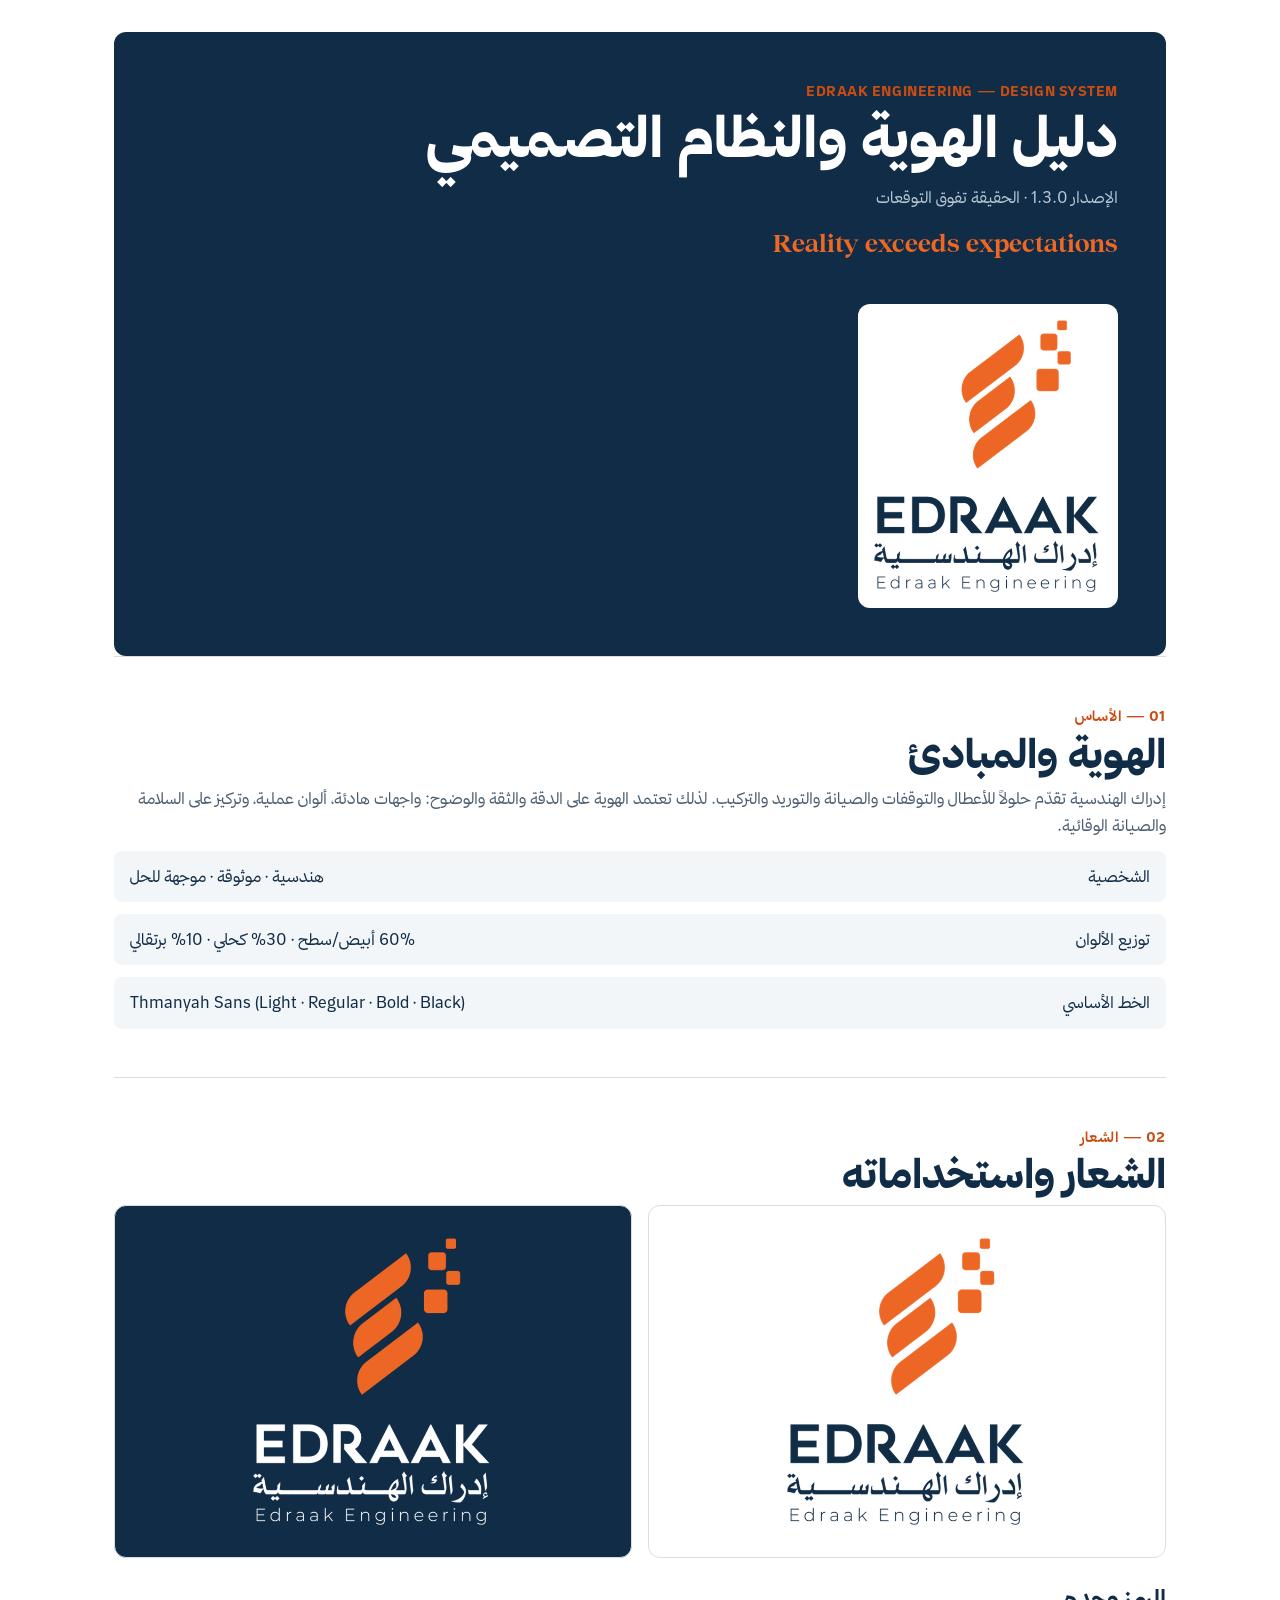
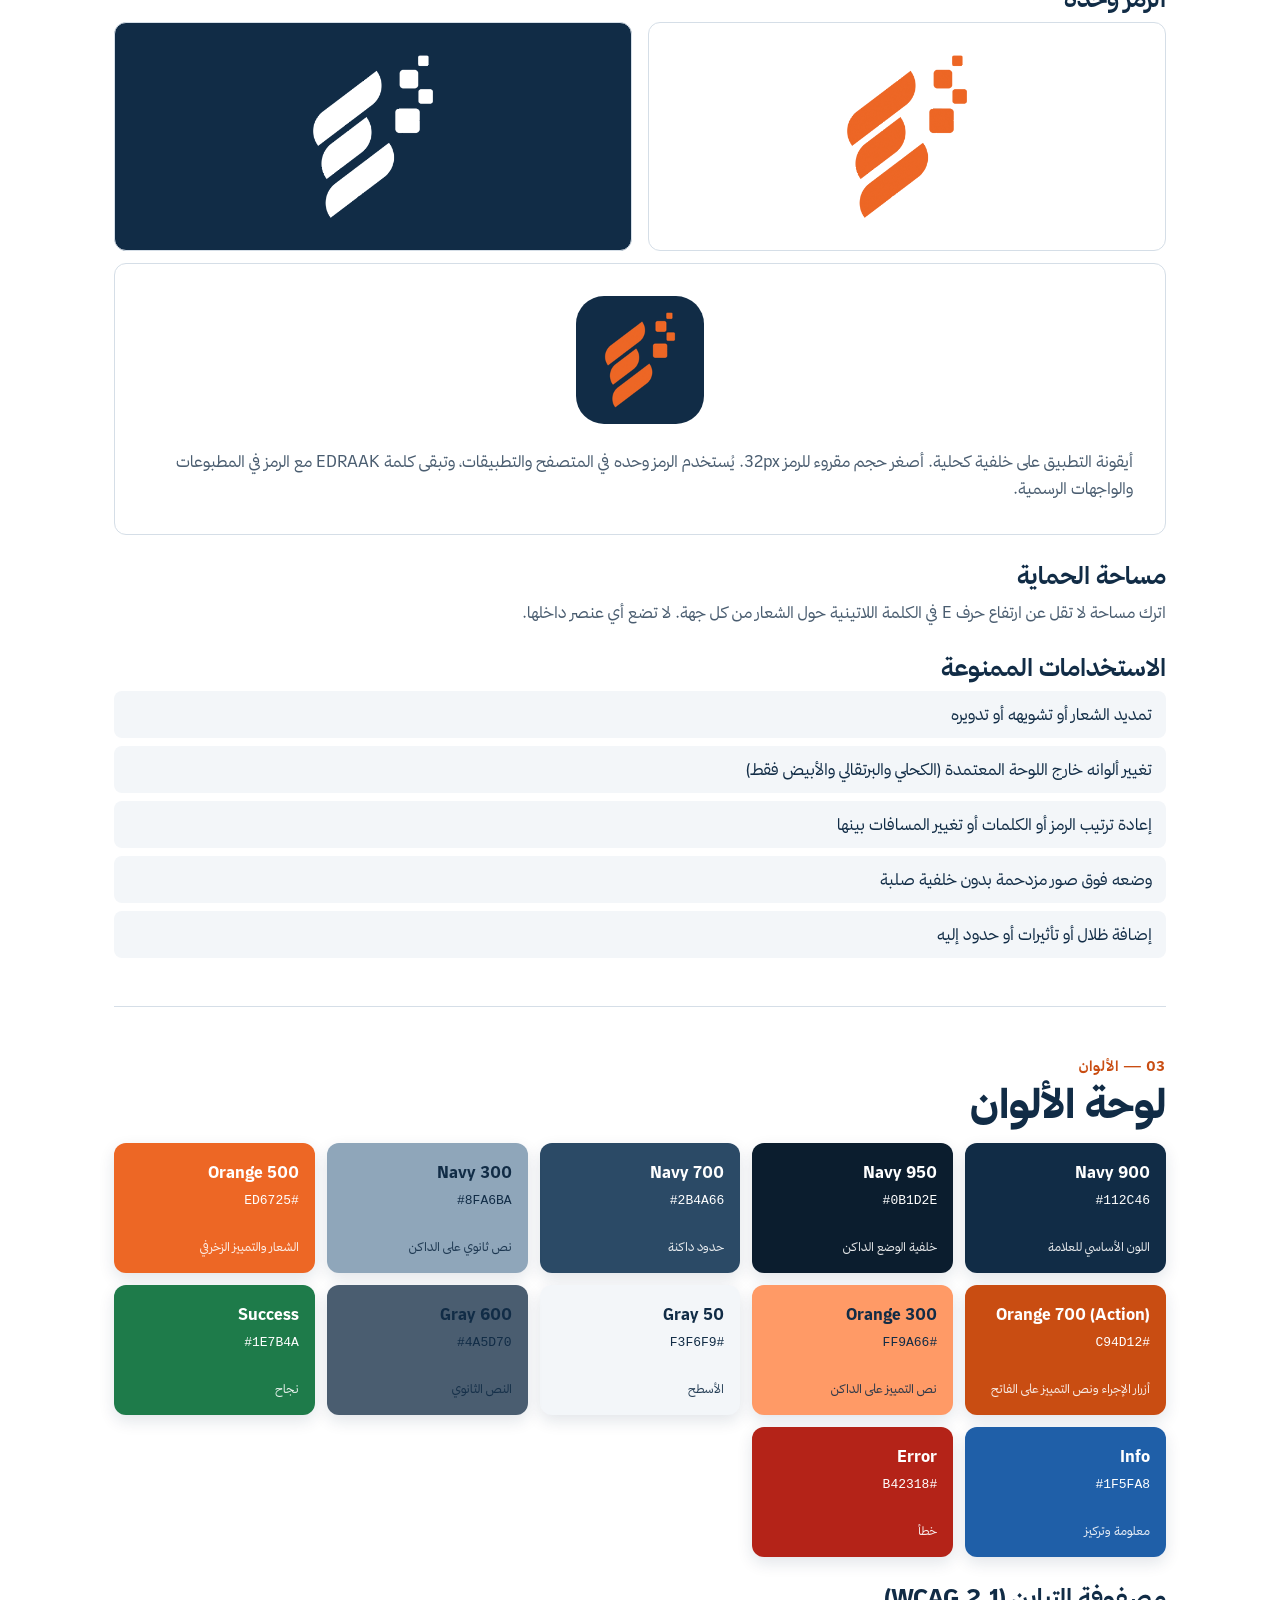
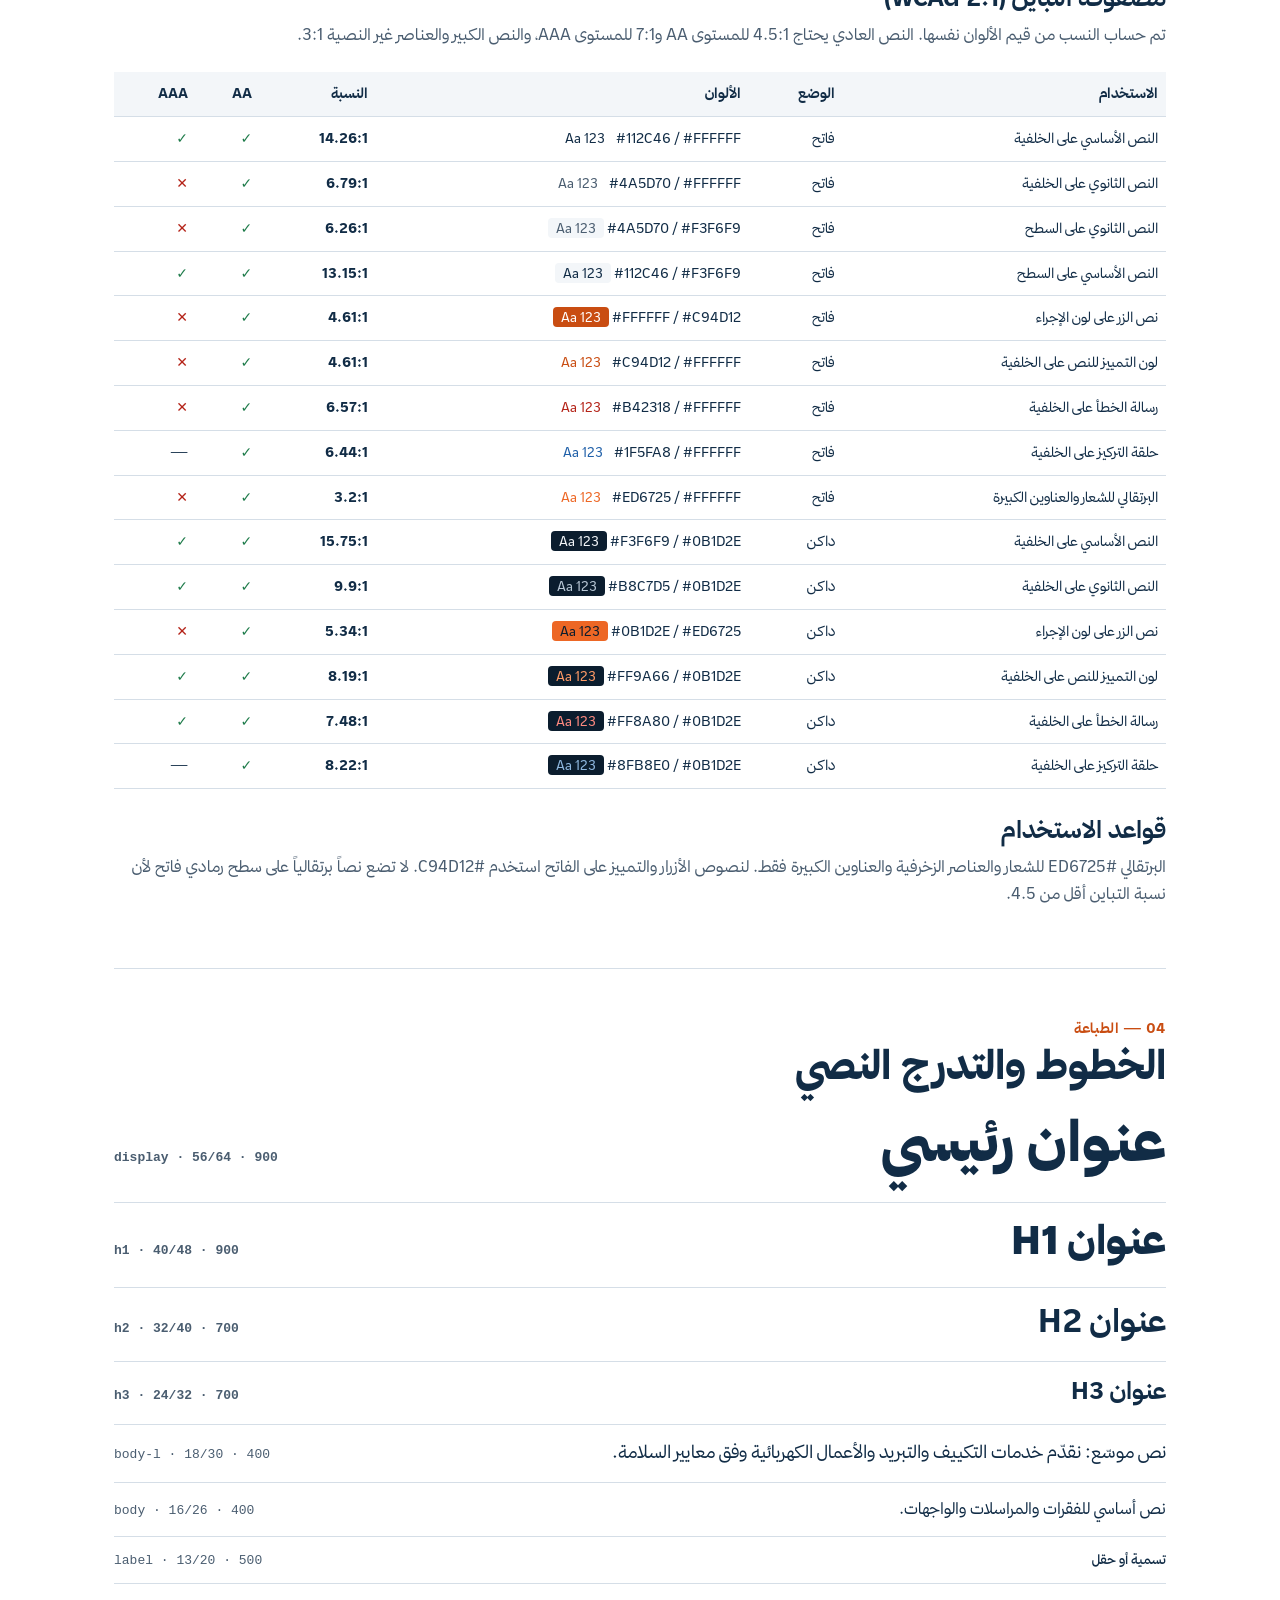
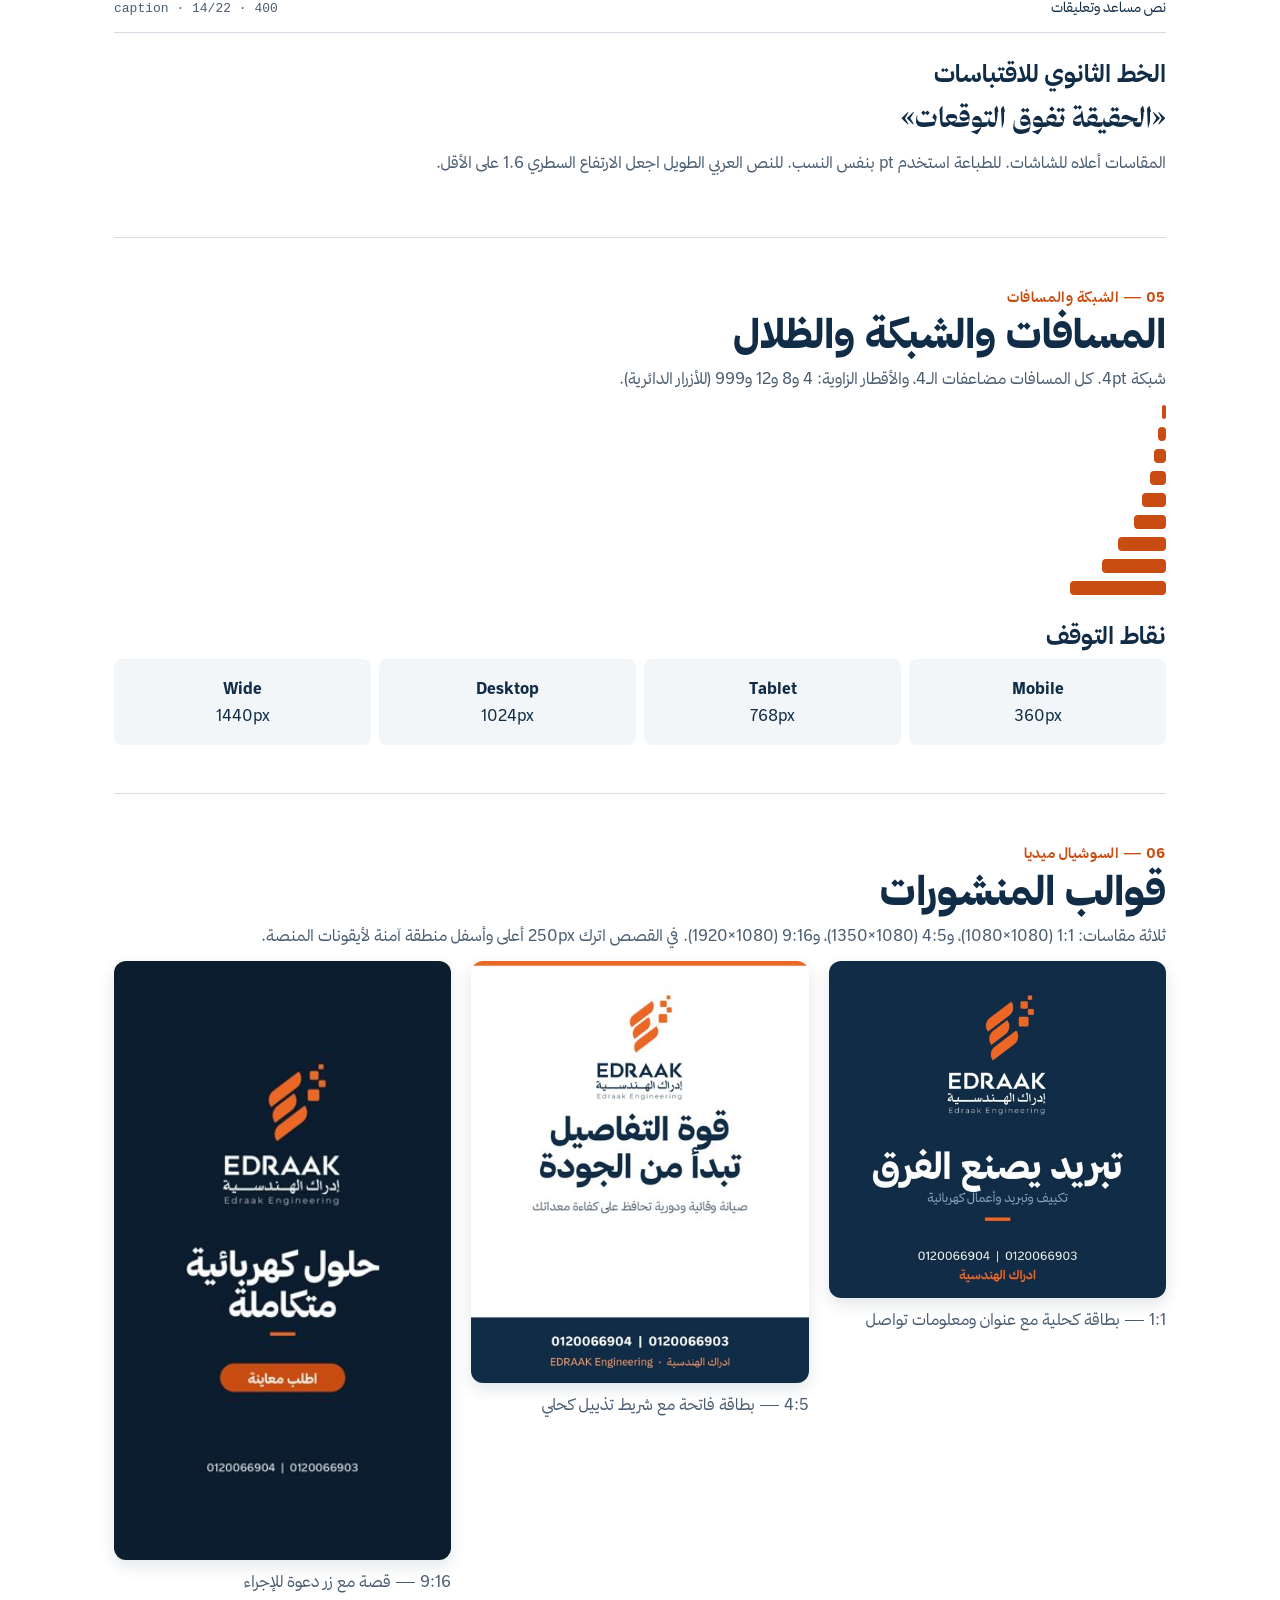
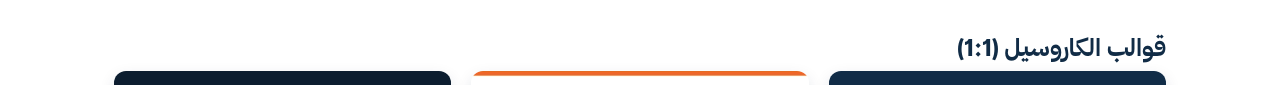
<file: index.html>
<!doctype html>
<html lang="ar" dir="rtl">
<head>
<meta charset="utf-8">
<meta http-equiv="refresh" content="0; url=edraak-design-system.html">
<title>Edraak Design System</title>
</head>
<body>
<p>جارٍ فتح دليل الهوية… إذا لم يُفتح تلقائياً <a href="edraak-design-system.html">اضغط هنا</a>.</p>
</body>
</html>
</file>
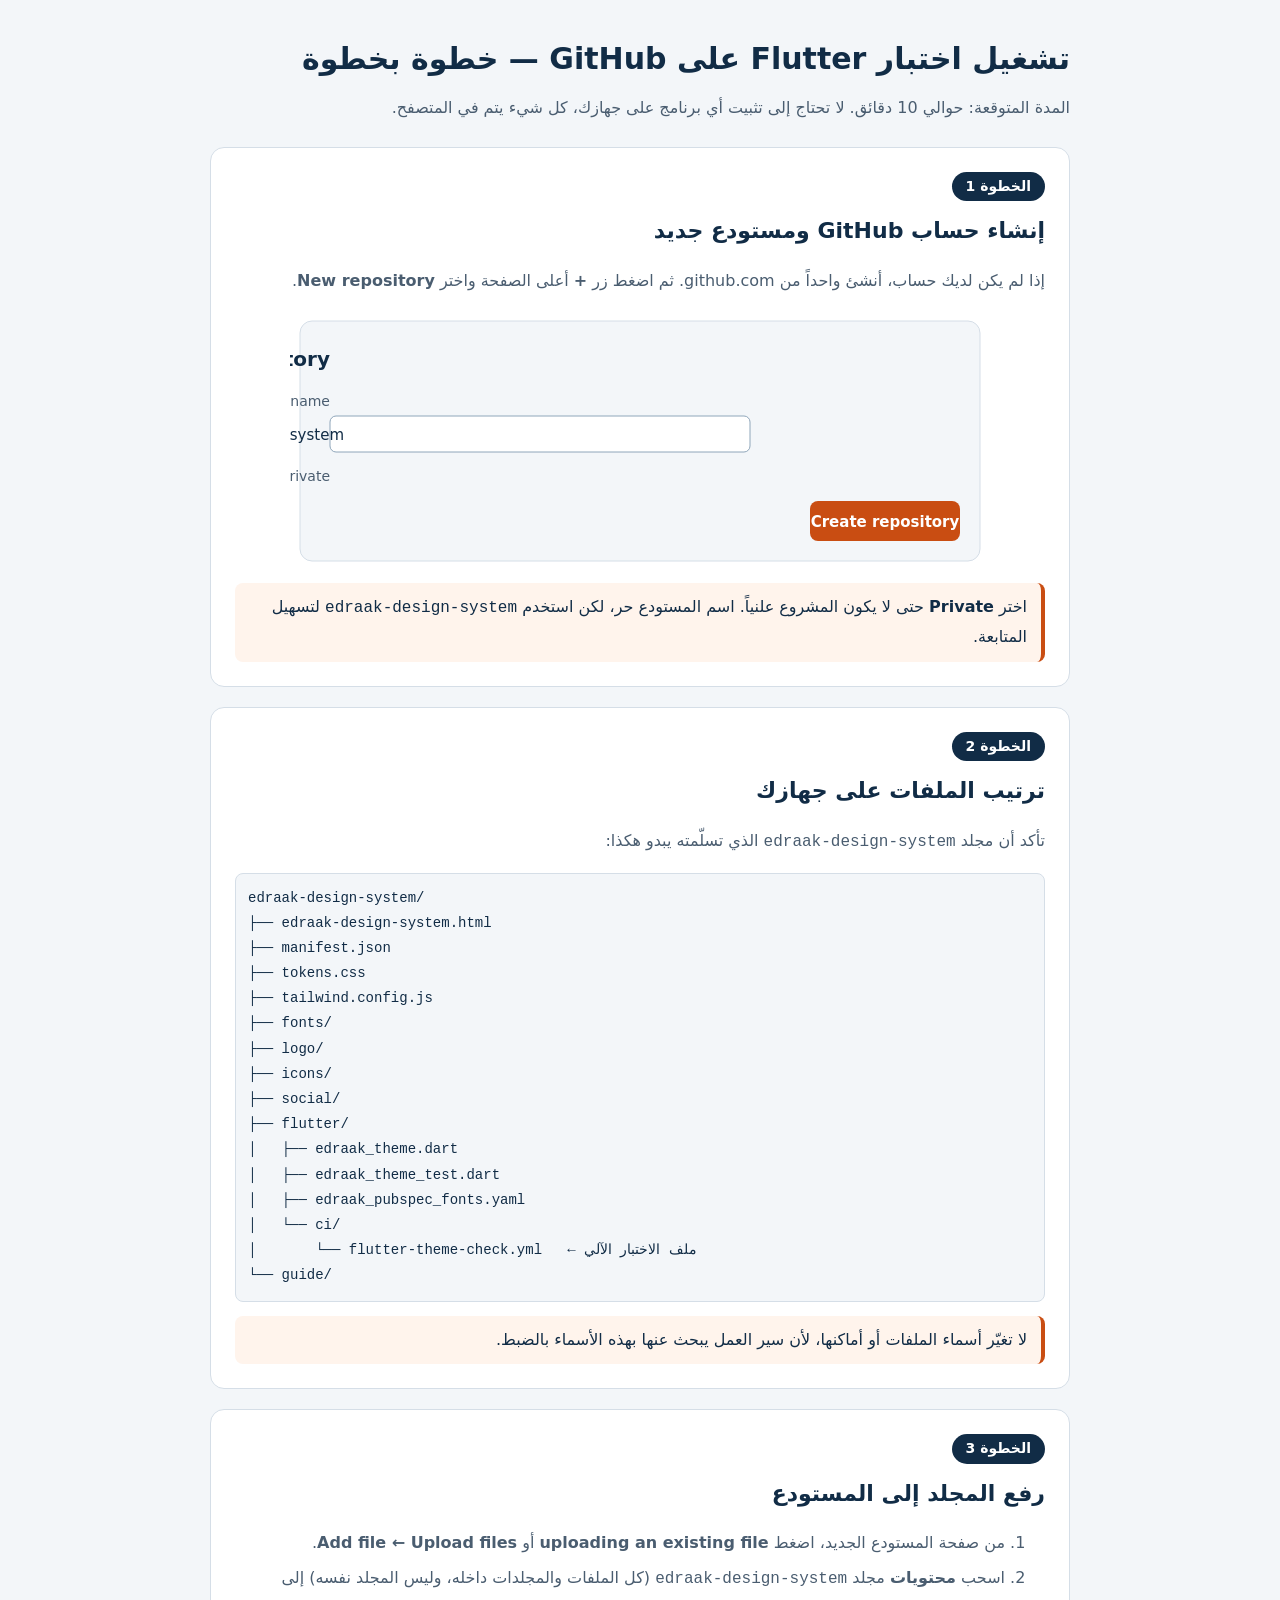
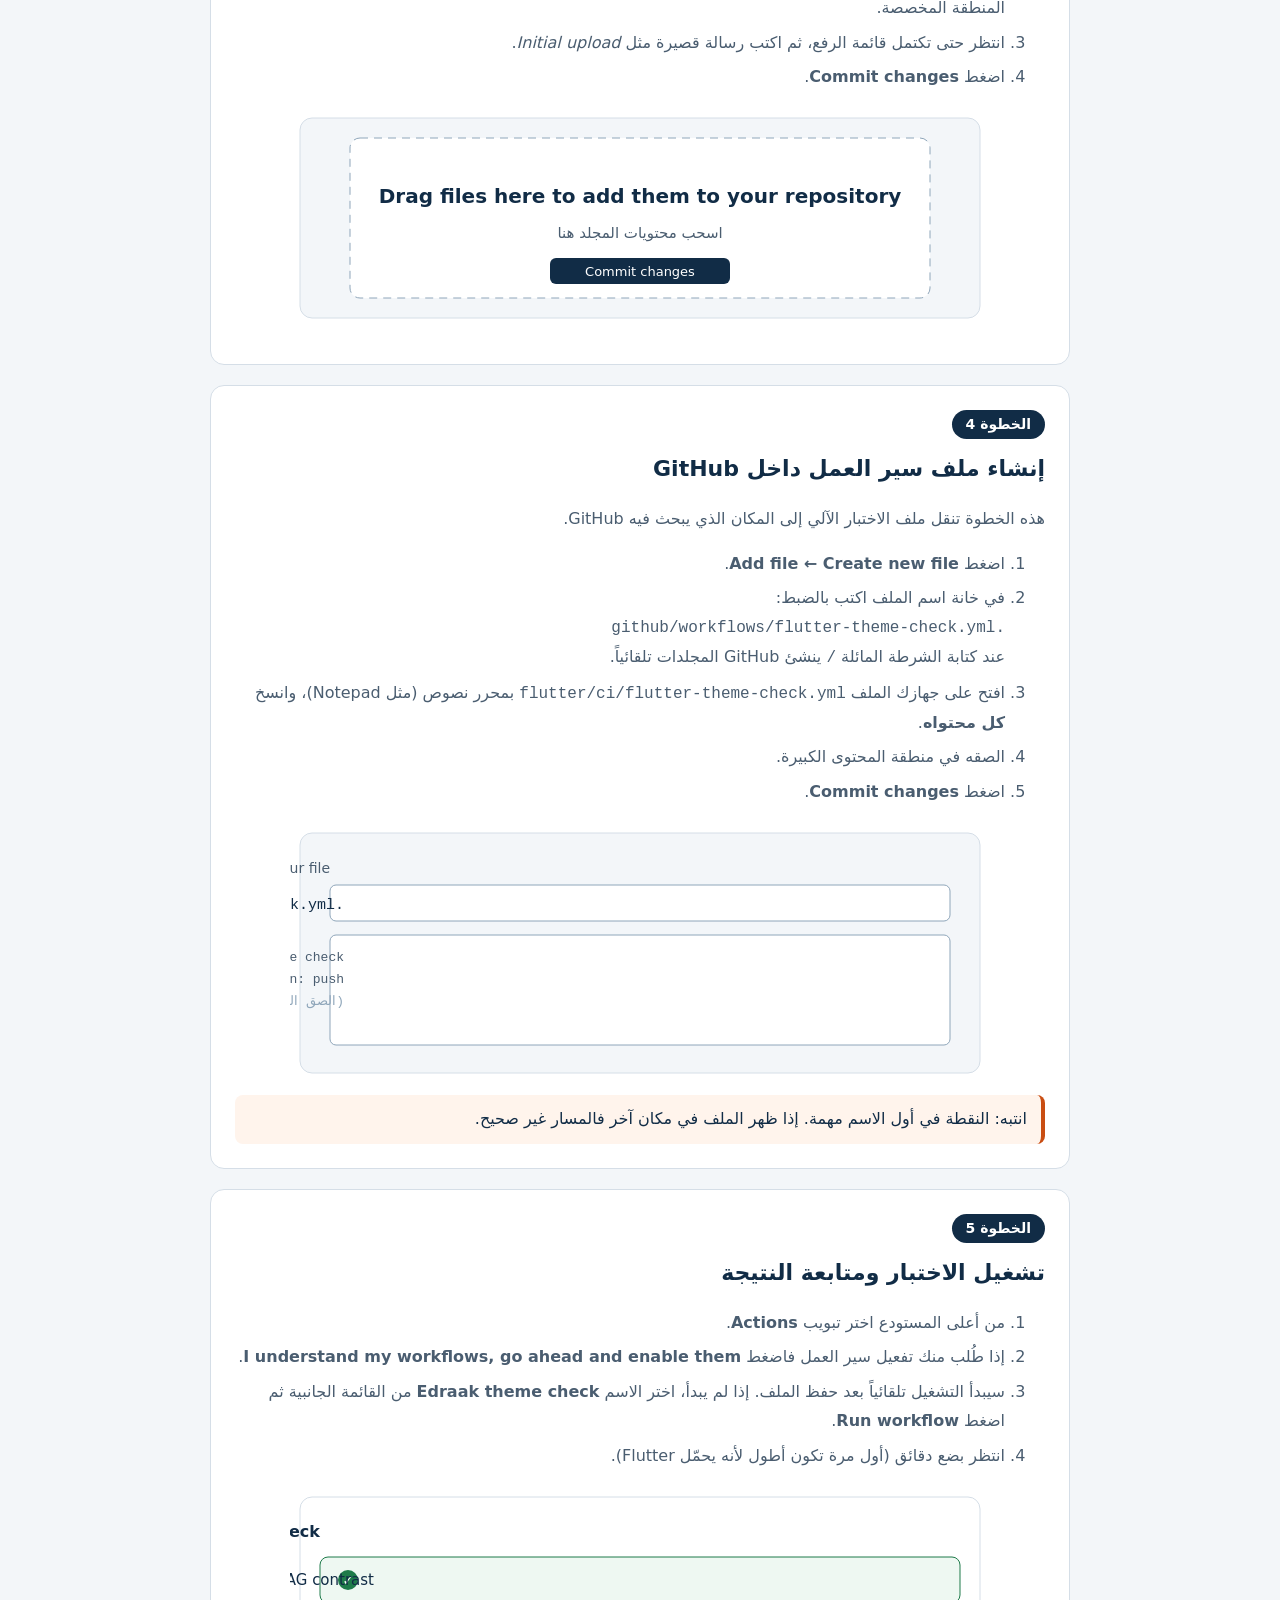
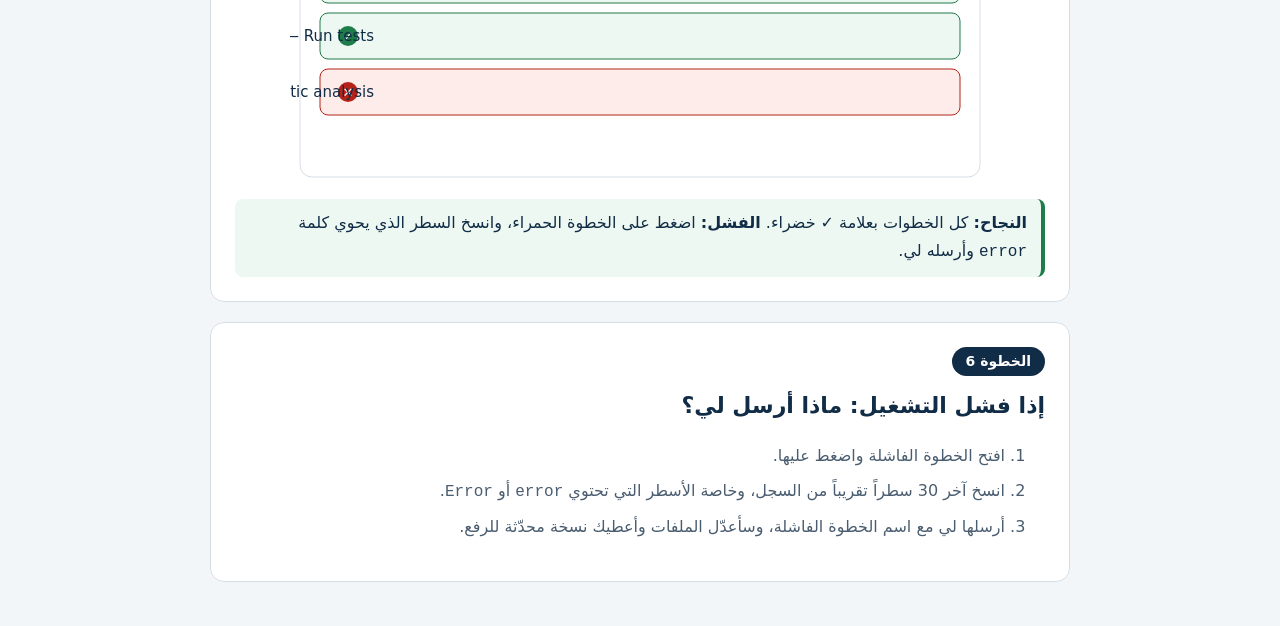
<file: guide/github-steps.html>
<!doctype html><html lang="ar" dir="rtl"><head><meta charset="utf-8">
<meta name="viewport" content="width=device-width, initial-scale=1">
<title>دليل تشغيل اختبار Flutter على GitHub</title>
<style>
:root{--navy:#112C46;--orange:#C94D12;--orange2:#ED6725;--bg:#fff;--surface:#F3F6F9;--text:#112C46;--text2:#4A5D70;--border:#D5DEE7;--ok:#1E7B4A}
*{box-sizing:border-box}
body{margin:0;font-family:'Segoe UI',Tahoma,system-ui,sans-serif;background:var(--surface);color:var(--text);line-height:1.8}
.wrap{max-width:900px;margin:0 auto;padding:32px 20px}
h1{color:var(--navy);margin:0 0 8px;font-size:30px}
.lead{color:var(--text2);margin:0 0 24px}
.card{background:var(--bg);border:1px solid var(--border);border-radius:14px;padding:24px;margin-bottom:20px}
.step{display:inline-block;background:var(--navy);color:#fff;border-radius:999px;padding:2px 14px;font-weight:700;font-size:14px}
h2{margin:10px 0 6px;font-size:22px}
p,li{color:var(--text2)}
ol li{margin-bottom:6px}
code,pre{font-family:Consolas,monospace;direction:ltr;text-align:left}
pre{background:var(--surface);border:1px solid var(--border);border-radius:8px;padding:12px;overflow:auto;font-size:14px;color:var(--text)}
.tip{background:#FFF4EC;border-inline-start:4px solid var(--orange);padding:10px 14px;border-radius:8px;color:var(--text)}
.ok{background:#EEF8F2;border-inline-start:4px solid var(--ok);padding:10px 14px;border-radius:8px;color:var(--text)}
svg{width:100%;max-width:700px;height:auto;display:block;margin:12px auto}
.bar{display:flex;justify-content:center;gap:10px;flex-wrap:wrap;margin-top:6px}
</style></head><body><div class="wrap">

<h1>تشغيل اختبار Flutter على GitHub — خطوة بخطوة</h1>
<p class="lead">المدة المتوقعة: حوالي 10 دقائق. لا تحتاج إلى تثبيت أي برنامج على جهازك، كل شيء يتم في المتصفح.</p>

<div class="card">
<span class="step">الخطوة 1</span>
<h2>إنشاء حساب GitHub ومستودع جديد</h2>
<p>إذا لم يكن لديك حساب، أنشئ واحداً من github.com. ثم اضغط زر <b>+</b> أعلى الصفحة واختر <b>New repository</b>.</p>
<svg viewBox="0 0 700 260" role="img" aria-label="نموذج إنشاء مستودع">
  <rect x="10" y="10" width="680" height="240" rx="12" fill="#F3F6F9" stroke="#D5DEE7"/>
  <text x="40" y="55" font-size="20" font-weight="700" fill="#112C46">Create a new repository</text>
  <text x="40" y="95" font-size="14" fill="#4A5D70">Repository name *</text>
  <rect x="40" y="105" width="420" height="36" rx="6" fill="#fff" stroke="#8FA6BA"/>
  <text x="54" y="129" font-size="15" fill="#112C46">edraak-design-system</text>
  <text x="40" y="170" font-size="14" fill="#4A5D70">Visibility: Private (مستحسن)</text>
  <rect x="520" y="190" width="150" height="40" rx="8" fill="#C94D12"/>
  <text x="595" y="216" font-size="15" font-weight="700" fill="#fff" text-anchor="middle">Create repository</text>
</svg>
<div class="tip">اختر <b>Private</b> حتى لا يكون المشروع علنياً. اسم المستودع حر، لكن استخدم <code>edraak-design-system</code> لتسهيل المتابعة.</div>
</div>

<div class="card">
<span class="step">الخطوة 2</span>
<h2>ترتيب الملفات على جهازك</h2>
<p>تأكد أن مجلد <code>edraak-design-system</code> الذي تسلّمته يبدو هكذا:</p>
<pre>edraak-design-system/
├── edraak-design-system.html
├── manifest.json
├── tokens.css
├── tailwind.config.js
├── fonts/
├── logo/
├── icons/
├── social/
├── flutter/
│   ├── edraak_theme.dart
│   ├── edraak_theme_test.dart
│   ├── edraak_pubspec_fonts.yaml
│   └── ci/
│       └── flutter-theme-check.yml   ← ملف الاختبار الآلي
└── guide/</pre>
<div class="tip">لا تغيّر أسماء الملفات أو أماكنها، لأن سير العمل يبحث عنها بهذه الأسماء بالضبط.</div>
</div>

<div class="card">
<span class="step">الخطوة 3</span>
<h2>رفع المجلد إلى المستودع</h2>
<ol>
<li>من صفحة المستودع الجديد، اضغط <b>uploading an existing file</b> أو <b>Add file ← Upload files</b>.</li>
<li>اسحب <b>محتويات</b> مجلد <code>edraak-design-system</code> (كل الملفات والمجلدات داخله، وليس المجلد نفسه) إلى المنطقة المخصصة.</li>
<li>انتظر حتى تكتمل قائمة الرفع، ثم اكتب رسالة قصيرة مثل <i>Initial upload</i>.</li>
<li>اضغط <b>Commit changes</b>.</li>
</ol>
<svg viewBox="0 0 700 220" role="img" aria-label="منطقة سحب الملفات">
  <rect x="10" y="10" width="680" height="200" rx="12" fill="#F3F6F9" stroke="#D5DEE7"/>
  <rect x="60" y="30" width="580" height="160" rx="10" fill="#fff" stroke="#8FA6BA" stroke-dasharray="8 6"/>
  <text x="350" y="95" font-size="20" font-weight="700" fill="#112C46" text-anchor="middle">Drag files here to add them to your repository</text>
  <text x="350" y="130" font-size="15" fill="#4A5D70" text-anchor="middle">اسحب محتويات المجلد هنا</text>
  <rect x="260" y="150" width="180" height="26" rx="6" fill="#112C46"/>
  <text x="350" y="168" font-size="13" fill="#fff" text-anchor="middle">Commit changes</text>
</svg>
</div>

<div class="card">
<span class="step">الخطوة 4</span>
<h2>إنشاء ملف سير العمل داخل GitHub</h2>
<p>هذه الخطوة تنقل ملف الاختبار الآلي إلى المكان الذي يبحث فيه GitHub.</p>
<ol>
<li>اضغط <b>Add file ← Create new file</b>.</li>
<li>في خانة اسم الملف اكتب بالضبط:<br><code>.github/workflows/flutter-theme-check.yml</code><br>عند كتابة الشرطة المائلة <code>/</code> ينشئ GitHub المجلدات تلقائياً.</li>
<li>افتح على جهازك الملف <code>flutter/ci/flutter-theme-check.yml</code> بمحرر نصوص (مثل Notepad)، وانسخ <b>كل محتواه</b>.</li>
<li>الصقه في منطقة المحتوى الكبيرة.</li>
<li>اضغط <b>Commit changes</b>.</li>
</ol>
<svg viewBox="0 0 700 260" role="img" aria-label="نموذج إنشاء ملف">
  <rect x="10" y="10" width="680" height="240" rx="12" fill="#F3F6F9" stroke="#D5DEE7"/>
  <text x="40" y="50" font-size="14" fill="#4A5D70">Name your file...</text>
  <rect x="40" y="62" width="620" height="36" rx="6" fill="#fff" stroke="#8FA6BA"/>
  <text x="54" y="86" font-size="15" fill="#112C46" font-family="Consolas,monospace">.github/workflows/flutter-theme-check.yml</text>
  <rect x="40" y="112" width="620" height="110" rx="6" fill="#fff" stroke="#8FA6BA"/>
  <text x="54" y="138" font-size="13" fill="#4A5D70" font-family="Consolas,monospace">name: Edraak theme check</text>
  <text x="54" y="160" font-size="13" fill="#4A5D70" font-family="Consolas,monospace">on: push ...</text>
  <text x="54" y="182" font-size="13" fill="#8FA6BA" font-family="Consolas,monospace">(الصق المحتوى كاملاً هنا)</text>
</svg>
<div class="tip">انتبه: النقطة في أول الاسم مهمة. إذا ظهر الملف في مكان آخر فالمسار غير صحيح.</div>
</div>

<div class="card">
<span class="step">الخطوة 5</span>
<h2>تشغيل الاختبار ومتابعة النتيجة</h2>
<ol>
<li>من أعلى المستودع اختر تبويب <b>Actions</b>.</li>
<li>إذا طُلب منك تفعيل سير العمل فاضغط <b>I understand my workflows, go ahead and enable them</b>.</li>
<li>سيبدأ التشغيل تلقائياً بعد حفظ الملف. إذا لم يبدأ، اختر الاسم <b>Edraak theme check</b> من القائمة الجانبية ثم اضغط <b>Run workflow</b>.</li>
<li>انتظر بضع دقائق (أول مرة تكون أطول لأنه يحمّل Flutter).</li>
</ol>
<svg viewBox="0 0 700 300" role="img" aria-label="نتيجة التشغيل">
  <rect x="10" y="10" width="680" height="280" rx="12" fill="#fff" stroke="#D5DEE7"/>
  <text x="30" y="50" font-size="16" font-weight="700" fill="#112C46">Edraak theme check</text>
  <rect x="30" y="70" width="640" height="46" rx="8" fill="#EEF8F2" stroke="#1E7B4A"/>
  <circle cx="58" cy="93" r="10" fill="#1E7B4A"/><text x="58" y="98" font-size="13" fill="#fff" text-anchor="middle">✓</text>
  <text x="84" y="98" font-size="15" fill="#112C46">Verify WCAG contrast — نجح (15 pairs)</text>
  <rect x="30" y="126" width="640" height="46" rx="8" fill="#EEF8F2" stroke="#1E7B4A"/>
  <circle cx="58" cy="149" r="10" fill="#1E7B4A"/><text x="58" y="154" font-size="13" fill="#fff" text-anchor="middle">✓</text>
  <text x="84" y="154" font-size="15" fill="#112C46">Run tests — نجح</text>
  <rect x="30" y="182" width="640" height="46" rx="8" fill="#FDECEA" stroke="#B42318"/>
  <circle cx="58" cy="205" r="10" fill="#B42318"/><text x="58" y="210" font-size="13" fill="#fff" text-anchor="middle">✕</text>
  <text x="84" y="210" font-size="15" fill="#112C46">Static analysis — فشل: اضغط للتفاصيل</text>
</svg>
<div class="ok"><b>النجاح:</b> كل الخطوات بعلامة ✓ خضراء. <b>الفشل:</b> اضغط على الخطوة الحمراء، وانسخ السطر الذي يحوي كلمة <code>error</code> وأرسله لي.</div>
</div>

<div class="card">
<span class="step">الخطوة 6</span>
<h2>إذا فشل التشغيل: ماذا أرسل لي؟</h2>
<ol>
<li>افتح الخطوة الفاشلة واضغط عليها.</li>
<li>انسخ آخر 30 سطراً تقريباً من السجل، وخاصة الأسطر التي تحتوي <code>error</code> أو <code>Error</code>.</li>
<li>أرسلها لي مع اسم الخطوة الفاشلة، وسأعدّل الملفات وأعطيك نسخة محدّثة للرفع.</li>
</ol>
</div>

</div></body></html>
</file>
